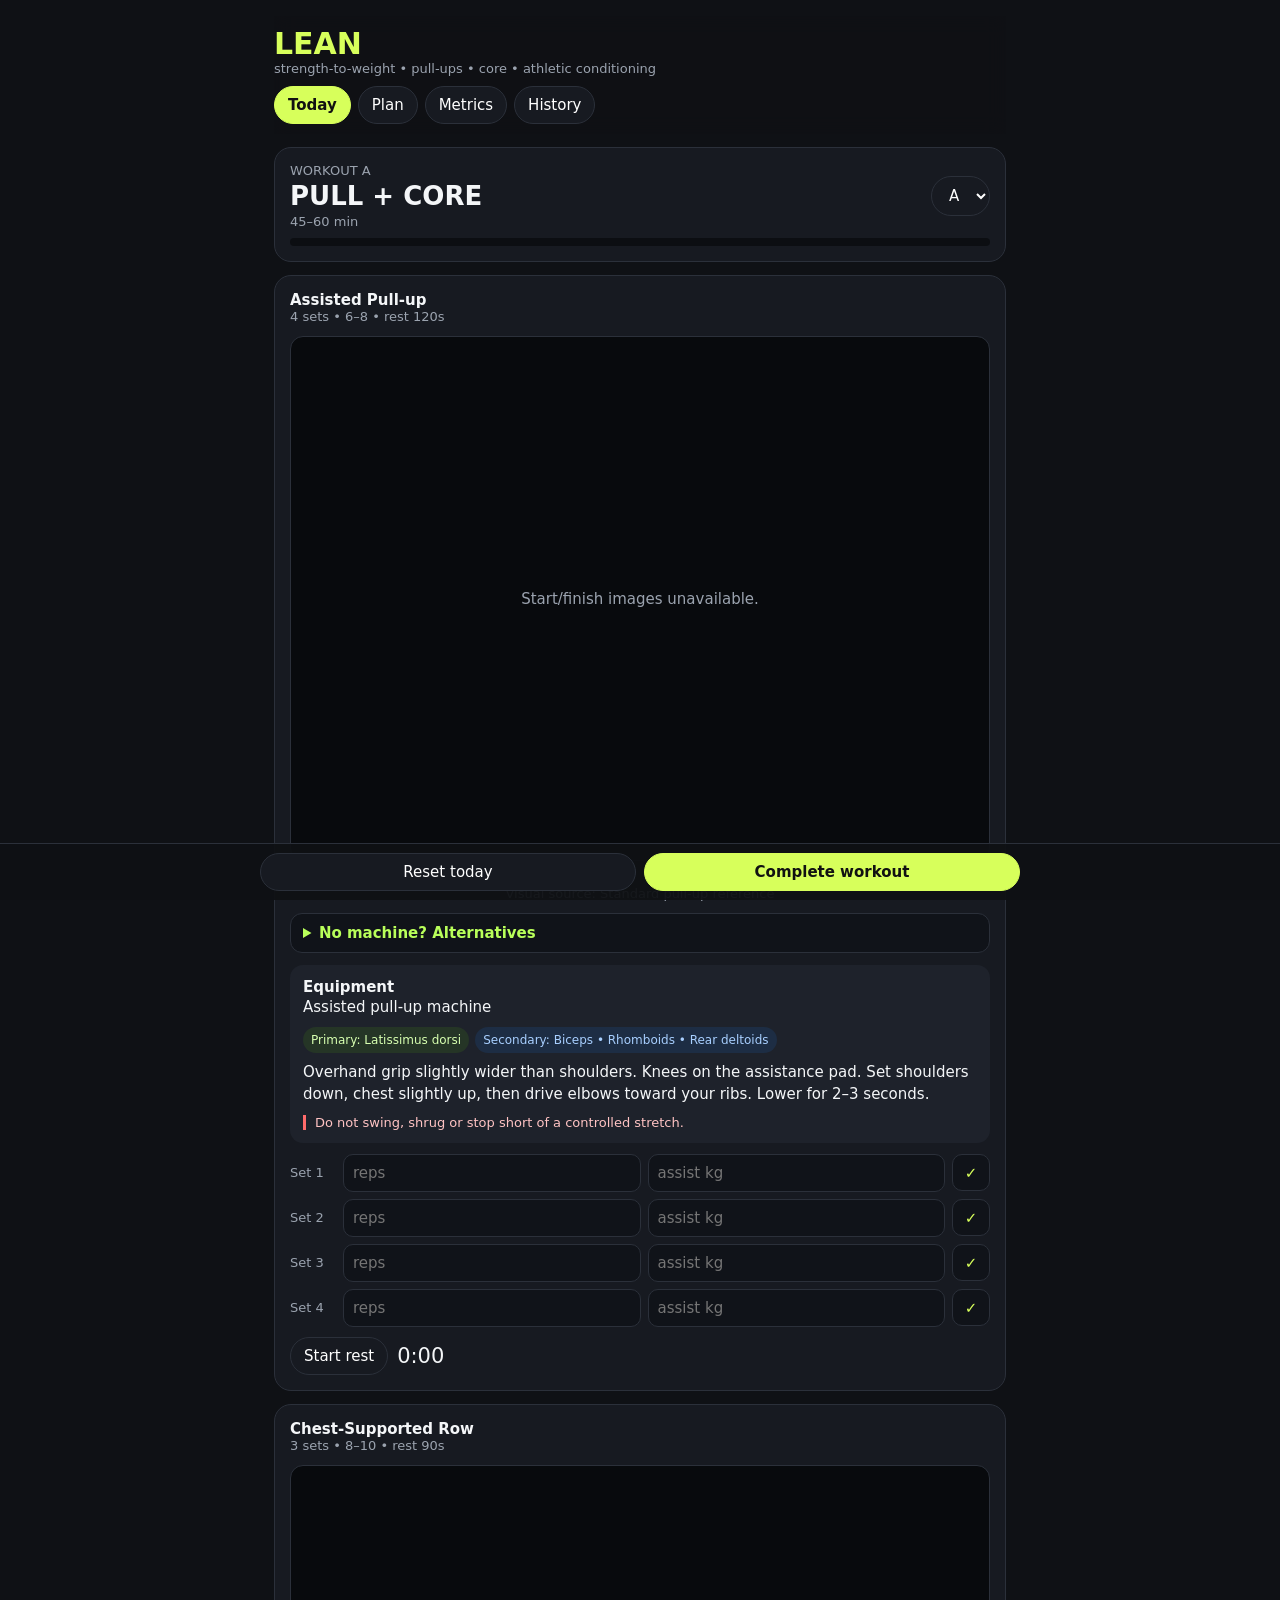
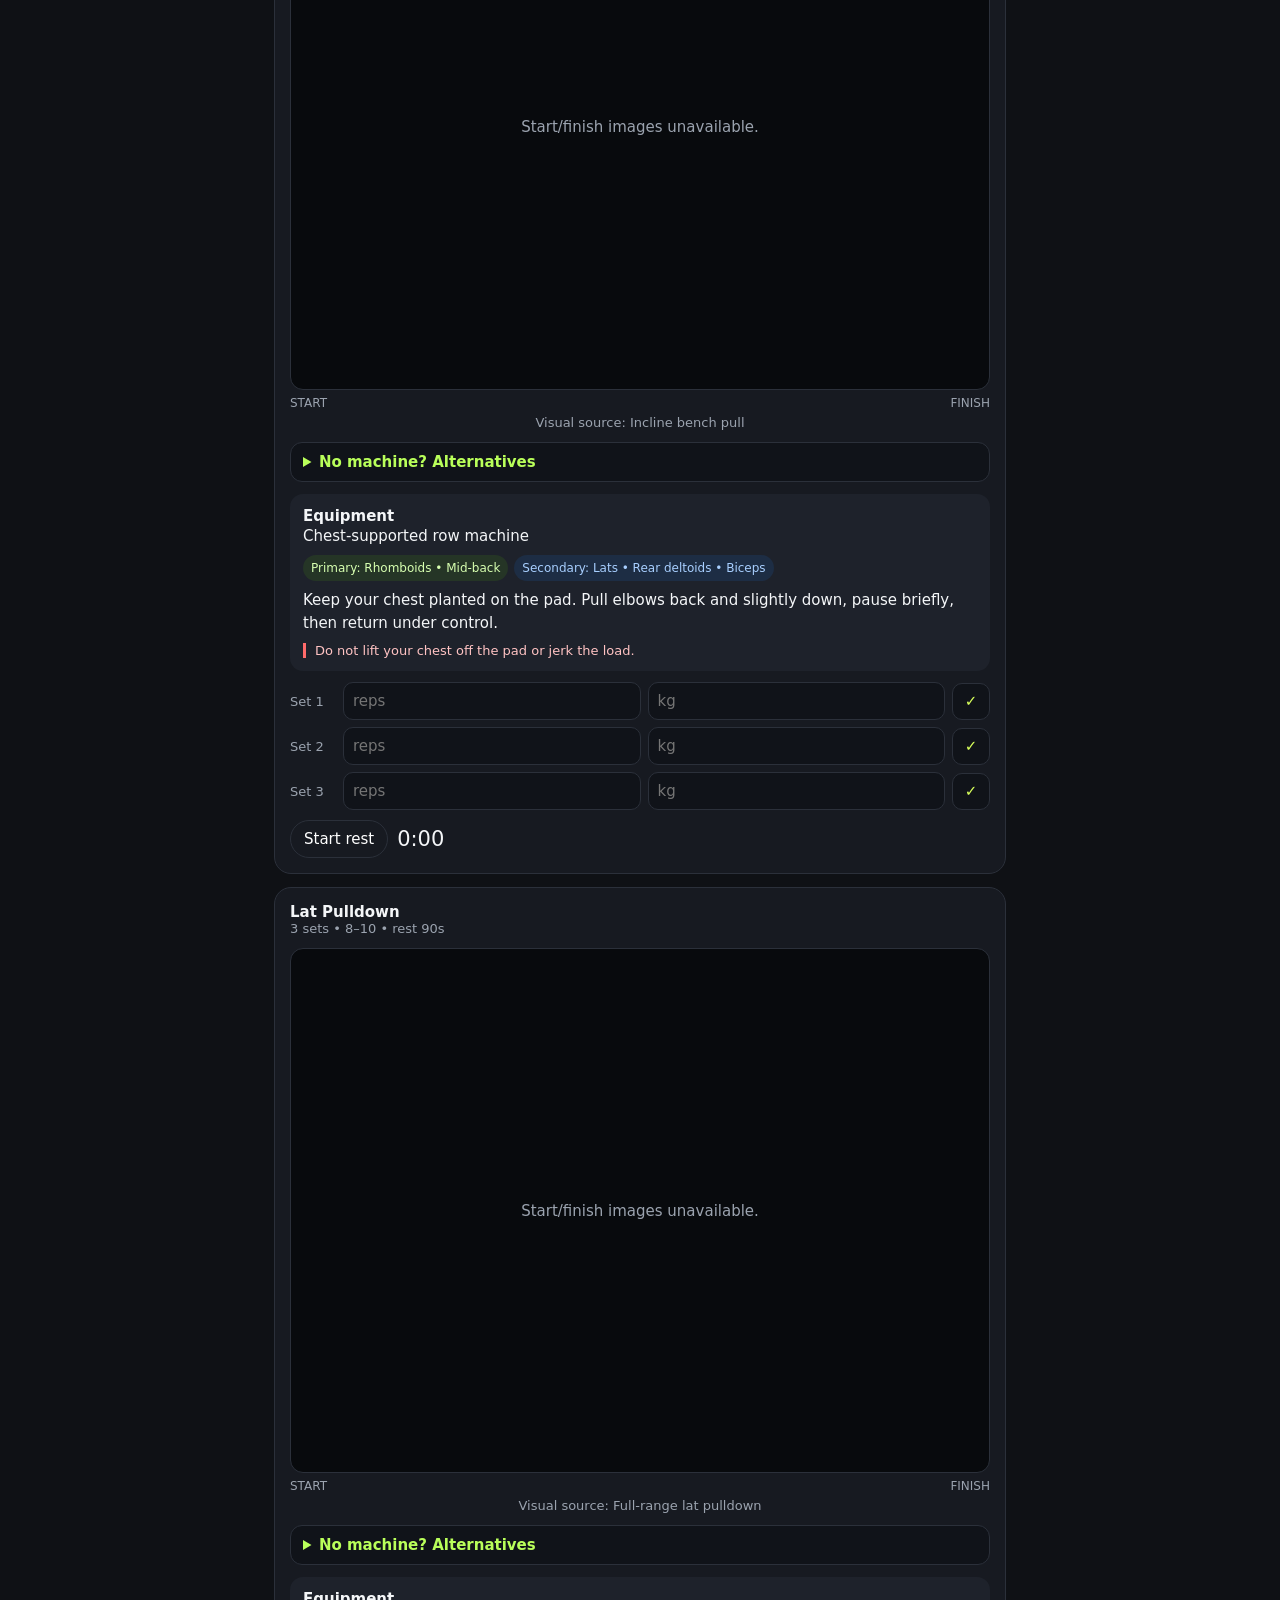
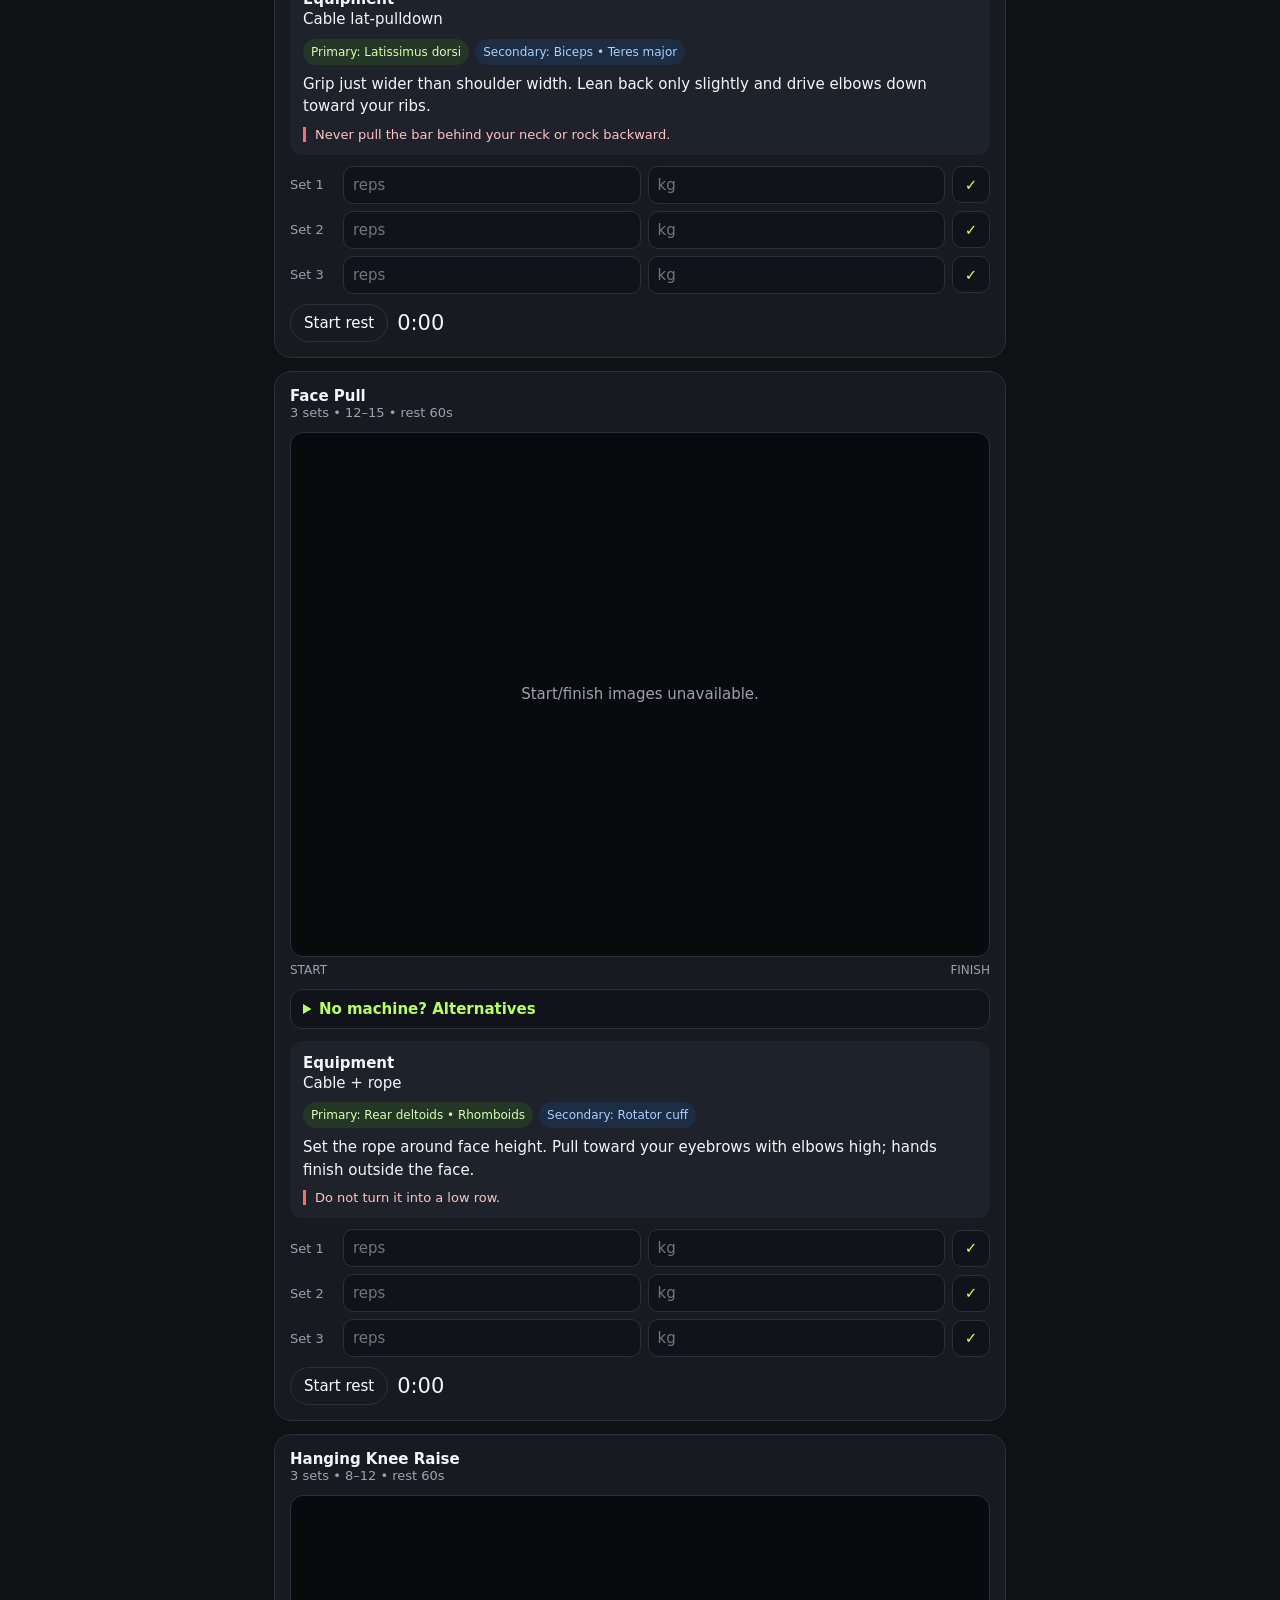
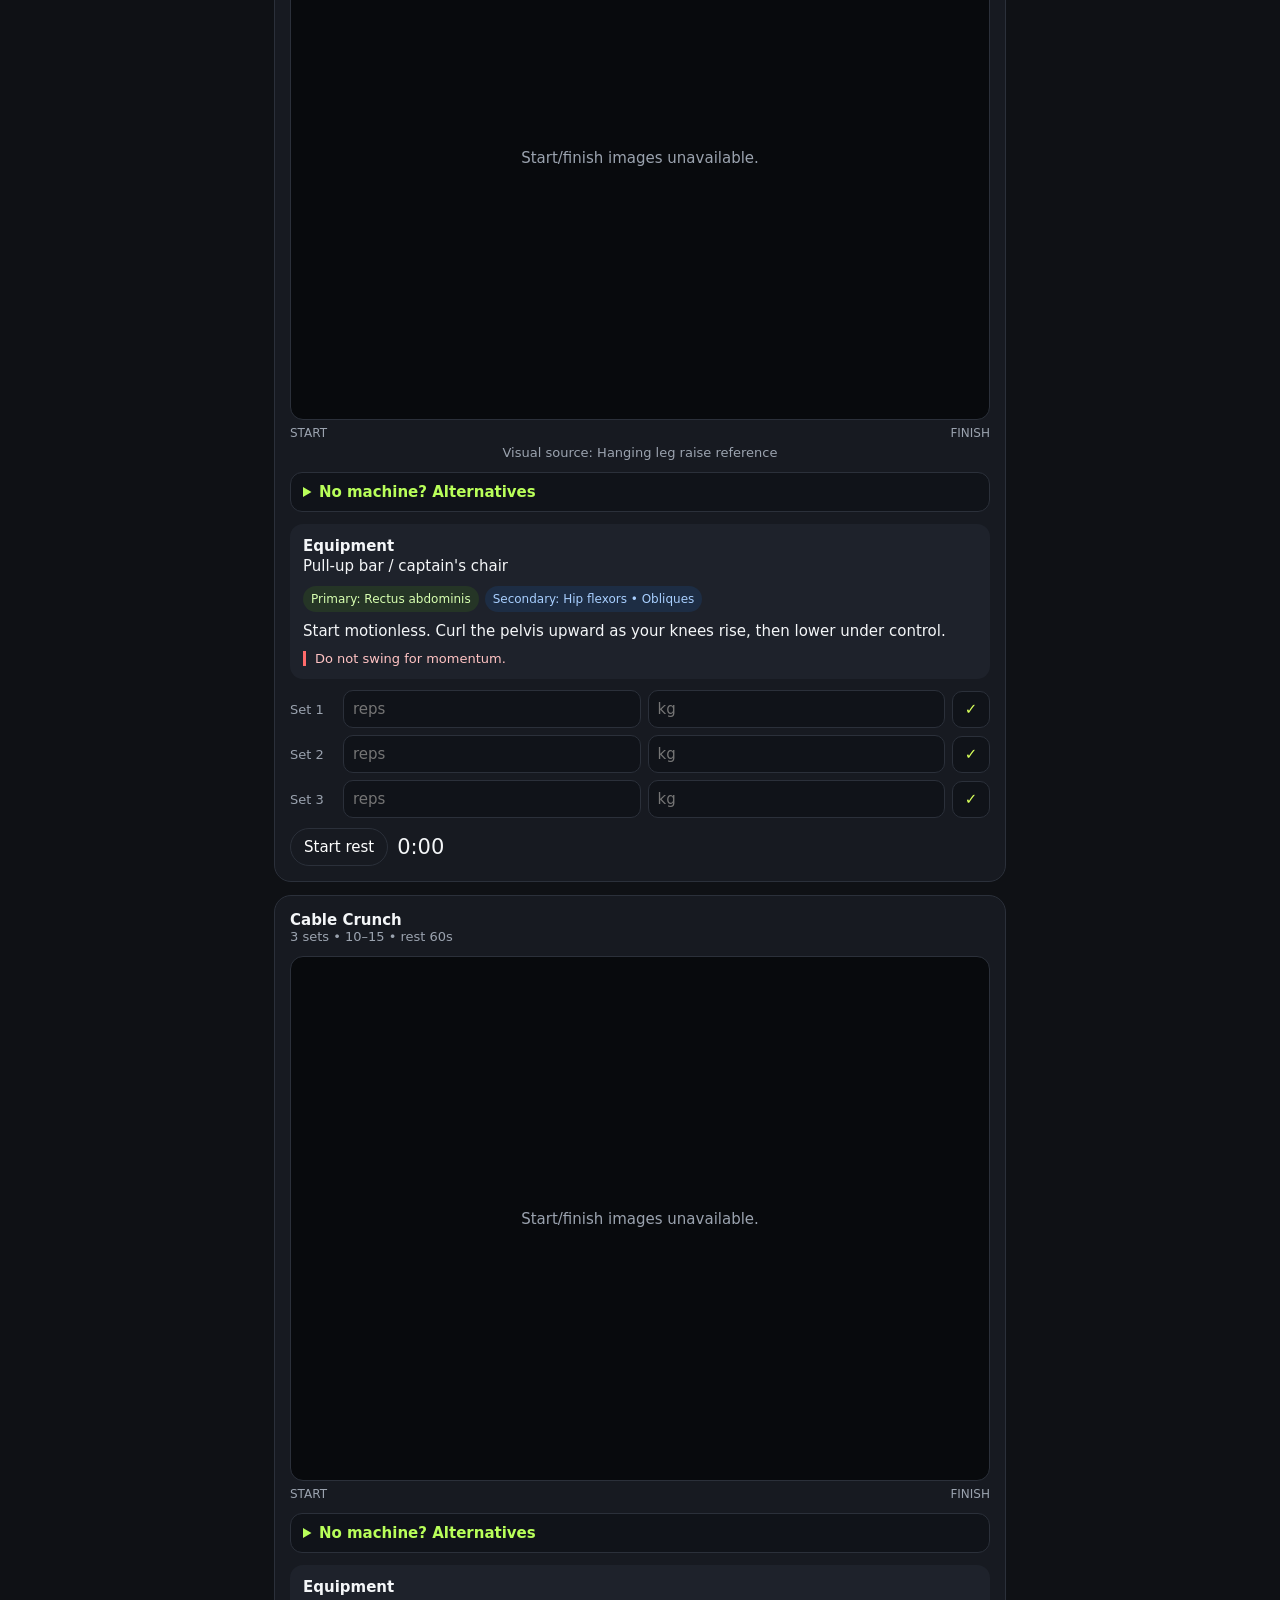
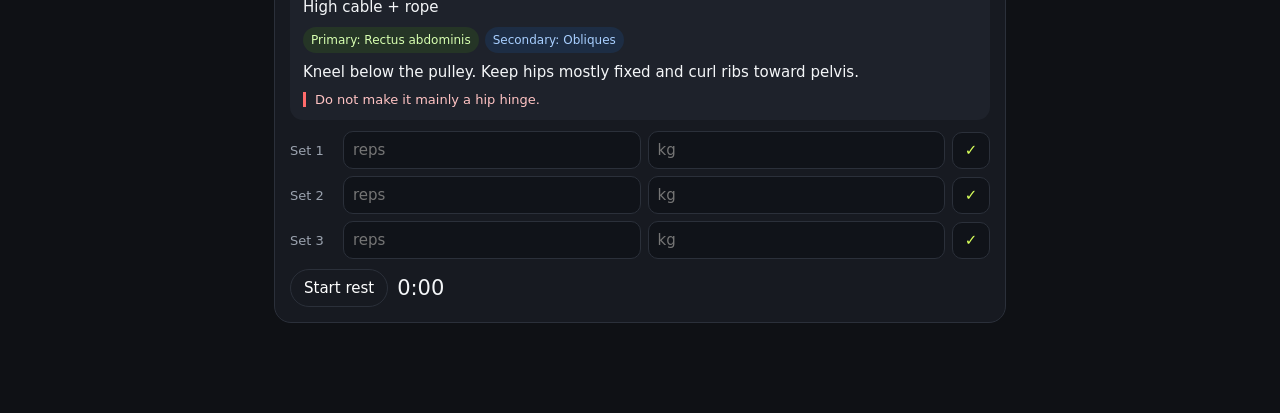
<file: index.html>
<!doctype html><html lang="en"><head><meta charset="utf-8"><meta name="viewport" content="width=device-width,initial-scale=1,viewport-fit=cover"><meta name="theme-color" content="#0f1115"><title>LEAN Training</title><link rel="stylesheet" href="styles.css?v=12"></head><body><div class="w"><header><h1>LEAN</h1><div class="muted">strength-to-weight • pull-ups • core • athletic conditioning</div><nav><button class="tab on" data-s="today">Today</button><button class="tab" data-s="plan">Plan</button><button class="tab" data-s="metrics">Metrics</button><button class="tab" data-s="history">History</button></nav></header><section id="today" class="screen on"></section><section id="plan" class="screen"><div class="hero"><div class="muted">12-week base</div><h2>Three gym days</h2><div class="cue">A — Pull + Core<br>B — Legs + Push<br>C — Full Body + Pull</div></div><div class="card"><b>Progression</b><p class="cue">When every set reaches the top of its prescribed range with clean form for two sessions, add a small amount of load. For assisted pull-ups, reduce assistance.</p></div><div class="card"><b>Exercise demonstrations + alternatives</b><p class="cue">All 18 workout movements include START / FINISH references. Open “No machine? Alternatives” on any exercise for a bodyweight and light-weight substitute with suggested sets and reps.</p></div></section><section id="metrics" class="screen"><div class="hero"><h2>Body + nutrition</h2><div class="metric"><label>Weight kg<input id="weight" type="number" step="0.1"></label><label>Waist cm<input id="waist" type="number" step="0.1"></label><label>Calories<input id="calories" type="number"></label><label>Protein g<input id="protein" type="number"></label></div><button id="saveMetric" class="btn primary" style="margin-top:11px">Save today</button></div></section><section id="history" class="screen"><div class="hero"><h2>Training history</h2><div id="hist" class="muted">No completed sessions yet.</div></div></section></div><div class="foot"><div class="footin"><button id="reset" class="btn">Reset today</button><button id="complete" class="btn primary">Complete workout</button></div></div><script src="app.js?v=12"></script><script src="media.js?v=12"></script></body></html>
</file>
<file: styles.css>
*{box-sizing:border-box}body{margin:0;background:#0f1115;color:#f4f6f8;font:15px system-ui,-apple-system,sans-serif}.w{max-width:760px;margin:auto;padding:16px 14px 90px}header{position:sticky;top:0;background:#0f1115ee;backdrop-filter:blur(10px);z-index:5;padding:10px 0}h1{margin:0;color:#d7ff5b}.muted{color:#9ba3af;font-size:13px}nav{display:flex;gap:7px;overflow:auto;margin-top:10px}button,select,input{font:inherit}.tab,.btn,select{border:1px solid #2b303a;background:#171a21;color:#fff;border-radius:999px;padding:9px 13px}.tab.on,.primary{background:#d7ff5b;color:#111;border-color:#d7ff5b;font-weight:800}.screen{display:none}.screen.on{display:block}.hero,.card{background:#171a21;border:1px solid #2b303a;border-radius:17px;padding:15px;margin-top:13px}.hero h2{font-size:26px;margin:3px 0}.row{display:flex;gap:10px;align-items:center;justify-content:space-between;flex-wrap:wrap}.guideimg{width:100%;display:block;border-radius:13px;margin:12px 0;background:#fff}.guide{background:#1e222b;padding:13px;border-radius:13px;margin:11px 0}.chips{display:flex;flex-wrap:wrap;gap:6px;margin:8px 0}.chip{font-size:12px;padding:6px 8px;border-radius:999px;background:#253526;color:#d7ffb0}.chip.b{background:#1d2d44;color:#a8cfff}.warn{border-left:3px solid #ff6b6b;padding-left:9px;color:#ffc3c3;font-size:13px;margin-top:9px}.cue{line-height:1.5}.set{display:grid;grid-template-columns:46px 1fr 1fr 38px;gap:7px;align-items:center;margin:7px 0}.set input,.metric input{width:100%;padding:9px;border:1px solid #2b303a;border-radius:10px;background:#101319;color:white}.check{height:37px;border-radius:10px;border:1px solid #2b303a;background:#101319;color:#d7ff5b;font-weight:900}.check.done{background:#d7ff5b;color:#111}.timer{display:flex;gap:9px;align-items:center;margin-top:10px}.time{font-size:21px}.bar{height:8px;background:#0c0e12;border-radius:8px;margin-top:9px;overflow:hidden}.bar div{height:100%;background:#d7ff5b}.metric{display:grid;grid-template-columns:1fr 1fr;gap:9px}.foot{position:fixed;bottom:0;left:0;right:0;background:#0f1115f2;border-top:1px solid #2b303a;padding:9px 14px calc(9px + env(safe-area-inset-bottom))}.footin{max-width:760px;margin:auto;display:flex;gap:8px}.foot button{flex:1}.illustration-note{padding:10px 12px;border:1px dashed #3a414e;border-radius:12px;color:#9ba3af;font-size:13px}.library-grid{display:grid;grid-template-columns:repeat(2,minmax(0,1fr));gap:10px;margin-top:12px}.library-ex{background:#171a21;border:1px solid #2b303a;border-radius:14px;overflow:hidden}.library-title{display:flex;gap:8px;align-items:center;padding:9px}.library-num{display:grid;place-items:center;width:24px;height:24px;border-radius:50%;background:#68b832;color:#fff;font-weight:800;font-size:12px}.library-sprite,.workout-sprite{background-image:url('assets/exercise-library.jpg?v=7');background-repeat:no-repeat;background-size:600% 300%;background-color:#0b0f13}.library-sprite{aspect-ratio:3/4;width:100%}.library-muscles{padding:8px 9px 10px;display:grid;gap:3px;font-size:12px}.library-muscles span{color:#9cff57}.library-muscles small{color:#91bfff}.workout-library-ref{margin:12px 0}.workout-sprite{aspect-ratio:3/4;width:min(100%,360px);margin:auto;border-radius:12px}.workout-library-ref .muted{text-align:center;margin-top:5px}@media(max-width:520px){.metric{grid-template-columns:1fr}.library-grid{grid-template-columns:1fr}}
</file>
